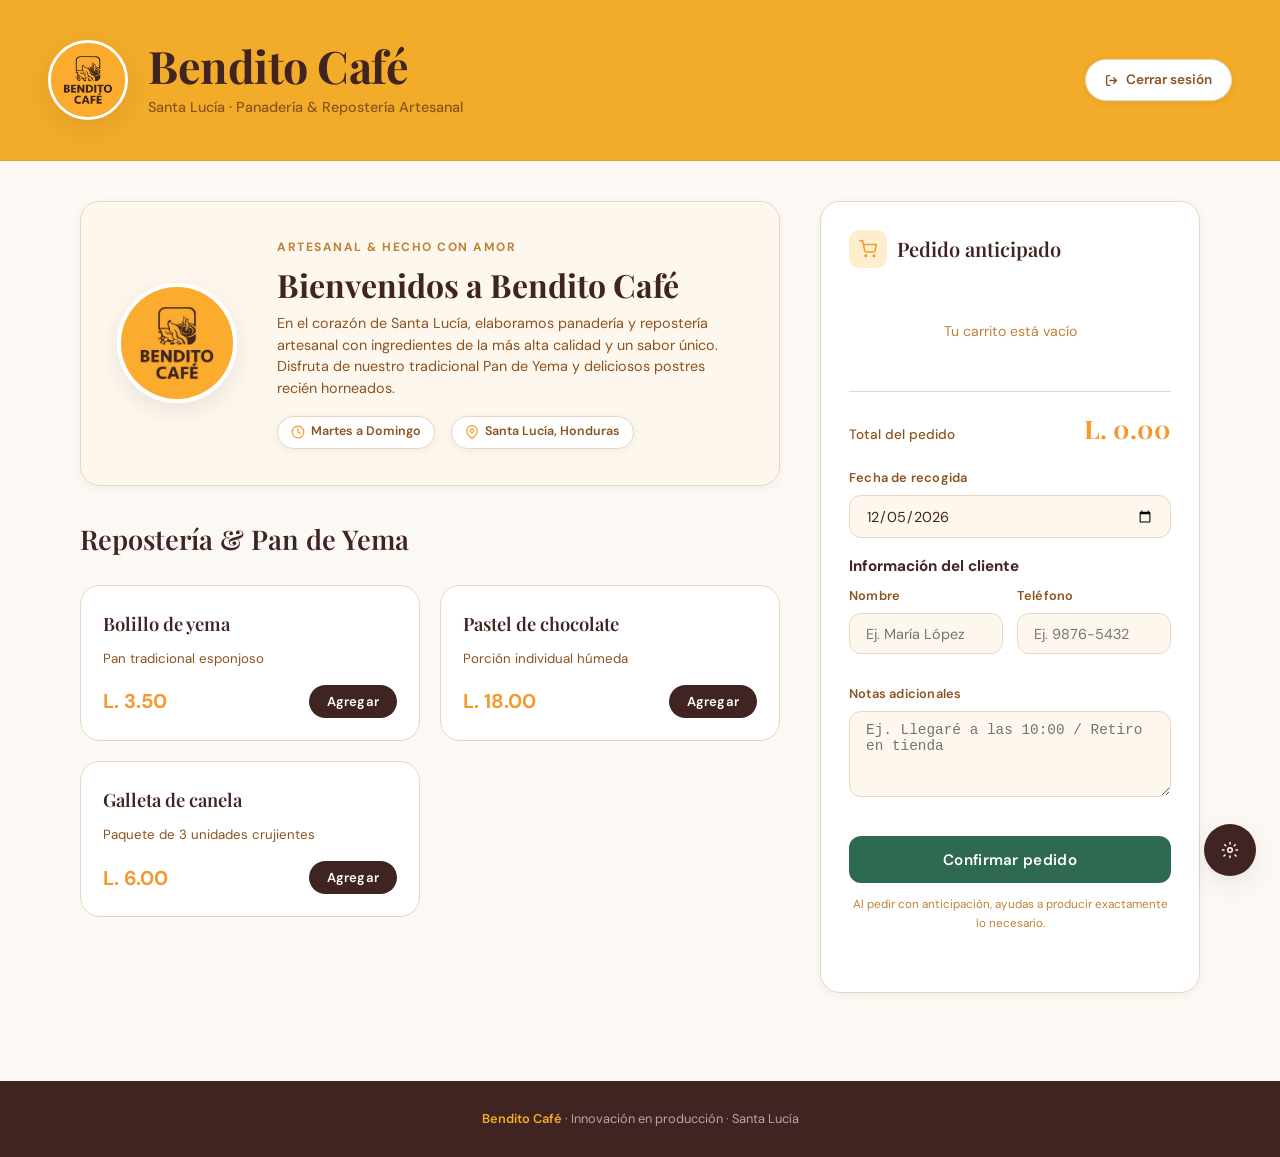
<file: index.html>
<!DOCTYPE html>
<html lang="es">

<head>
    <meta charset="UTF-8">
    <meta name="viewport" content="width=device-width, initial-scale=1.0">
    <title>Bendito Café · Panadería Artesanal</title>
    <link rel="shortcut icon" href="bendito_cafe.jpg" type="image/jpeg">
    <link rel="preconnect" href="https://fonts.googleapis.com">
    <link
        href="https://fonts.googleapis.com/css2?family=Playfair+Display:wght@400;600;700&family=DM+Sans:wght@300;400;500;600&display=swap"
        rel="stylesheet">
    <link rel="stylesheet" href="style.css">
</head>

<body>

    <header class="header">
        <div class="header-inner">
            <div class="header-brand">
                <img src="bendito_cafe.jpg" alt="Logo Bendito Café" class="header-logo">
                <div class="header-brand-text">
                    <h1>Bendito Café</h1>
                    <p>Santa Lucía · Panadería &amp; Repostería Artesanal</p>
                </div>
            </div>
            <!-- Floating navigation back moved inside header-inner for responsiveness -->
            <a href="login.html" class="btn-back-home" aria-label="Cerrar sesión">
                <svg width="13" height="13" viewBox="0 0 24 24" fill="none" stroke="currentColor" stroke-width="2.5"
                    stroke-linecap="round" stroke-linejoin="round" style="vertical-align: middle;">
                    <path d="M9 21H5a2 2 0 0 1-2-2V5a2 2 0 0 1 2-2h4"></path>
                    <polyline points="16 17 21 12 16 7"></polyline>
                    <line x1="21" y1="12" x2="9" y2="12"></line>
                </svg>
                Cerrar sesión
            </a>
        </div>
    </header>

    <!-- MAIN -->
    <main class="page">
        <!-- PRODUCTS -->
        <section>
            <!-- BRAND BANNER -->
            <div class="brand-banner-card">
                <img src="bendito_cafe.jpg" alt="Logo Bendito Café" class="brand-banner-logo">
                <div class="brand-banner-content">
                    <span class="brand-banner-tagline">Artesanal &amp; Hecho con Amor</span>
                    <h2 class="brand-banner-title">Bienvenidos a Bendito Café</h2>
                    <p class="brand-banner-desc">
                        En el corazón de Santa Lucía, elaboramos panadería y repostería artesanal con ingredientes
                        de la
                        más alta calidad y un sabor único. Disfruta de nuestro tradicional Pan de Yema y deliciosos
                        postres recién horneados.
                    </p>
                    <div class="brand-banner-meta">
                        <span class="meta-badge">
                            <svg width="14" height="14" viewBox="0 0 24 24" fill="none" stroke="currentColor"
                                stroke-width="2" stroke-linecap="round" stroke-linejoin="round">
                                <circle cx="12" cy="12" r="10"></circle>
                                <polyline points="12 6 12 12 16 14"></polyline>
                            </svg>
                            Martes a Domingo
                        </span>
                        <span class="meta-badge">
                            <svg width="14" height="14" viewBox="0 0 24 24" fill="none" stroke="currentColor"
                                stroke-width="2" stroke-linecap="round" stroke-linejoin="round">
                                <path d="M21 10c0 7-9 13-9 13s-9-6-9-13a9 9 0 0 1 18 0z"></path>
                                <circle cx="12" cy="10" r="3"></circle>
                            </svg>
                            Santa Lucía, Honduras
                        </span>
                    </div>
                </div>
            </div>

            <h2 class="section-title">Repostería &amp; Pan de Yema</h2>
            <div class="products-grid" id="productosGrid"></div>
        </section>

        <!-- CART -->
        <aside>
            <div class="cart-panel">
                <div class="cart-header">
                    <div class="cart-icon">
                        <svg width="18" height="18" viewBox="0 0 24 24" fill="none" stroke="currentColor"
                            stroke-width="2" stroke-linecap="round" stroke-linejoin="round">
                            <circle cx="9" cy="21" r="1" />
                            <circle cx="20" cy="21" r="1" />
                            <path d="M1 1h4l2.68 13.39a2 2 0 0 0 2 1.61h9.72a2 2 0 0 0 2-1.61L23 6H6" />
                        </svg>
                    </div>
                    <h3 class="cart-title">Pedido anticipado</h3>
                </div>

                <div class="cart-items" id="cartItemsContainer">
                    <div class="cart-empty">Tu carrito está vacío</div>
                </div>

                <div class="cart-divider"></div>

                <div class="cart-total-row">
                    <span class="cart-total-label">Total del pedido</span>
                    <span class="cart-total-value" id="cartTotal">L. 0.00</span>
                </div>

                <div class="date-field">
                    <label for="fechaRecogida">Fecha de recogida</label>
                    <input type="date" id="fechaRecogida" min="2025-03-29" value="2025-04-05">
                </div>

                <p class="cart-section-title">Información del cliente</p>
                <div class="cart-info-grid">
                    <div class="date-field">
                        <label for="clienteNombre">Nombre</label>
                        <input type="text" id="clienteNombre" placeholder="Ej. María López" autocomplete="name">
                    </div>
                    <div class="date-field">
                        <label for="clienteTelefono">Teléfono</label>
                        <input type="tel" id="clienteTelefono" placeholder="Ej. 9876-5432" autocomplete="tel">
                    </div>
                    <div class="date-field" style="grid-column: span 2;">
                        <label for="clienteNotas">Notas adicionales</label>
                        <textarea id="clienteNotas" placeholder="Ej. Llegaré a las 10:00 / Retiro en tienda"></textarea>
                    </div>
                </div>

                <button class="btn-checkout" id="realizarPedidoBtn">Confirmar pedido</button>

                <p class="cart-note">Al pedir con anticipación, ayudas a producir exactamente lo necesario.</p>
                <div class="msg-toast" id="mensajePedido"></div>
            </div>
        </aside>
    </main>

    <!-- FOOTER -->
    <footer>
        <span>Bendito Café</span> · Innovación en producción · Santa Lucía
    </footer>

    <!-- ADMIN FAB -->
    <div class="admin-fab">
        <button class="fab-btn" id="adminToggleBtn" title="Panel de administración">
            <svg width="18" height="18" viewBox="0 0 24 24" fill="none" stroke="currentColor" stroke-width="2"
                stroke-linecap="round" stroke-linejoin="round">
                <circle cx="12" cy="12" r="3" />
                <path
                    d="M19.07 4.93l-1.41 1.41M5.34 18.66l-1.41 1.41M12 2v2M12 20v2M4.93 4.93l1.41 1.41M18.66 18.66l1.41 1.41M2 12h2M20 12h2" />
            </svg>
        </button>
    </div>

    <!-- ADMIN MODAL -->
    <div id="adminModal" class="modal-overlay" role="dialog" aria-modal="true" aria-label="Panel de administración">
        <div class="modal-box">
            <div class="modal-header">
                <h2 class="modal-title">Panel de administración</h2>
                <div style="display: flex; gap: 0.75rem; align-items: center;">
                    <!--  <button class="btn-secondary" id="logoutAdminBtn"
                        style="padding: 0.45rem 0.9rem; font-size: 0.8rem; border-radius: var(--radius-sm); display: inline-flex; align-items: center; gap: 0.35rem;"
                        title="Cerrar sesión">
                        <svg width="13" height="13" viewBox="0 0 24 24" fill="none" stroke="currentColor"
                            stroke-width="2.5" stroke-linecap="round" stroke-linejoin="round"
                            style="vertical-align: middle;">
                            <path d="M9 21H5a2 2 0 0 1-2-2V5a2 2 0 0 1 2-2h4"></path>
                            <polyline points="16 17 21 12 16 7"></polyline>
                            <line x1="21" y1="12" x2="9" y2="12"></line>
                        </svg>
                        Cerrar sesión
                    </button>  -->
                    <button class="btn-close-modal" id="closeAdminBtn" aria-label="Cerrar">✕</button>
                </div>
            </div>

            <div class="tabs" role="tablist">
                <button class="tab-btn active" data-tab="pedidos" role="tab">Pedidos</button>
                <button class="tab-btn" data-tab="productos" role="tab">Productos</button>
                <button class="tab-btn" data-tab="ingredientes" role="tab">Ingredientes</button>
                <button class="tab-btn" data-tab="recetas" role="tab">Recetas</button>
                <button class="tab-btn" data-tab="produccion" role="tab">Producción</button>
            </div>

            <!-- PEDIDOS -->
            <div id="tabPedidos" class="tab-pane active">
                <p class="admin-section-title" style="margin-top: 0;">Métricas de pedidos</p>
                <div class="orders-metrics">
                    <div class="metric-card">
                        <span class="metric-label">Pedidos en curso</span>
                        <span class="metric-value" id="metricActivos">0</span>
                    </div>
                    <div class="metric-card">
                        <span class="metric-label">Por recaudar</span>
                        <span class="metric-value" id="metricRecaudar">L. 0.00</span>
                    </div>
                    <div class="metric-card success">
                        <span class="metric-label">Completados</span>
                        <span class="metric-value" id="metricCompletados">0</span>
                    </div>
                </div>

                <div class="orders-filters-bar">
                    <div class="filters-left">
                        <button type="button" class="filter-chip active" data-filter="pendiente">En curso</button>
                        <button type="button" class="filter-chip" data-filter="completado">Completados</button>
                        <button type="button" class="filter-chip" data-filter="cancelado">Cancelados</button>
                        <button type="button" class="filter-chip" data-filter="todos">Todos</button>
                    </div>
                    <div class="filters-right">
                        <div class="search-wrapper">
                            <input type="text" id="orderSearchInput" class="search-input"
                                placeholder="Buscar cliente...">
                        </div>
                        <input type="date" id="orderDateFilter" class="date-filter-input"
                            title="Filtrar por fecha de recogida">
                    </div>
                </div>

                <div class="orders-list" id="listaPedidosAdmin"></div>
            </div>

            <!-- PRODUCTOS -->
            <div id="tabProductos" class="tab-pane">
                <p class="admin-section-title">Agregar producto</p>
                <div class="form-grid">
                    <div class="field"><label>Nombre</label><input type="text" id="prodNombre"
                            placeholder="Bolillo de yema"></div>
                    <div class="field"><label>Descripción</label><input type="text" id="prodDesc"
                            placeholder="Pan tradicional"></div>
                    <div class="field"><label>Precio (L)</label><input type="number" id="prodPrecio" step="0.01"
                            placeholder="3.50"></div>
                    <div style="display:flex; align-items:flex-end;">
                        <button class="btn-primary" id="btnAddProducto" style="width:100%;">Agregar</button>
                    </div>
                </div>
                <p class="admin-section-title">Lista de productos</p>
                <div class="list-card" id="listaProductos"></div>
            </div>

            <!-- INGREDIENTES -->
            <div id="tabIngredientes" class="tab-pane">
                <p class="admin-section-title">Agregar ingrediente</p>
                <div class="form-grid">
                    <div class="field"><label>Nombre</label><input type="text" id="ingNombre"
                            placeholder="Harina de trigo"></div>
                    <div class="field"><label>Unidad</label><input type="text" id="ingUnidad" placeholder="g" value="g">
                    </div>
                    <div style="display:flex; align-items:flex-end;">
                        <button class="btn-primary" id="btnAddIngrediente" style="width:100%;">Agregar</button>
                    </div>
                </div>
                <p class="admin-section-title">Inventario de ingredientes</p>
                <div class="list-card" id="listaIngredientes"></div>
            </div>

            <!-- RECETAS -->
            <div id="tabRecetas" class="tab-pane">
                <p class="admin-section-title">Asignar ingrediente a producto</p>
                <div class="form-grid">
                    <div class="field"><label>Producto</label><select id="selProductoReceta"></select></div>
                    <div class="field"><label>Ingrediente</label><select id="selIngredienteReceta"></select></div>
                    <div class="field"><label>Cantidad</label><input type="number" id="recetaCantidad" step="0.01"
                            placeholder="100"></div>
                    <div style="display:flex; align-items:flex-end;">
                        <button class="btn-primary" id="btnAgregarIngredienteAProducto"
                            style="width:100%;">Asignar</button>
                    </div>
                </div>
                <div id="recetasPorProducto"></div>
            </div>

            <!-- PRODUCCIÓN -->
            <div id="tabProduccion" class="tab-pane">
                <p class="admin-section-title">Ingredientes necesarios según pedidos activos</p>
                <div id="necesidadesProduccion"></div>
                <button class="btn-danger" id="resetPedidosBtn">Reiniciar todos los pedidos</button>
            </div>

        </div>
    </div>

    <script src="script.js"></script>

    <!-- ORDER DETAIL MODAL -->
    <div id="orderDetailModal" class="order-detail-overlay" role="dialog" aria-modal="true"
        aria-label="Detalle del pedido">
        <div class="order-detail-box">
            <div class="detail-header">
                <h3 class="detail-title" id="detailModalTitle">Detalle del Pedido</h3>
                <button class="btn-close-modal" onclick="cerrarDetallePedido()">✕</button>
            </div>
            <div id="orderDetailContent"></div>
        </div>
    </div>

    <!-- TOAST NOTIFICATION -->
    <div id="adminToast" class="admin-toast">
        <span id="adminToastText">Mensaje</span>
        <button id="adminToastUndoBtn" class="btn-undo">Deshacer</button>
    </div>
</body>

</html>

</html>
</file>
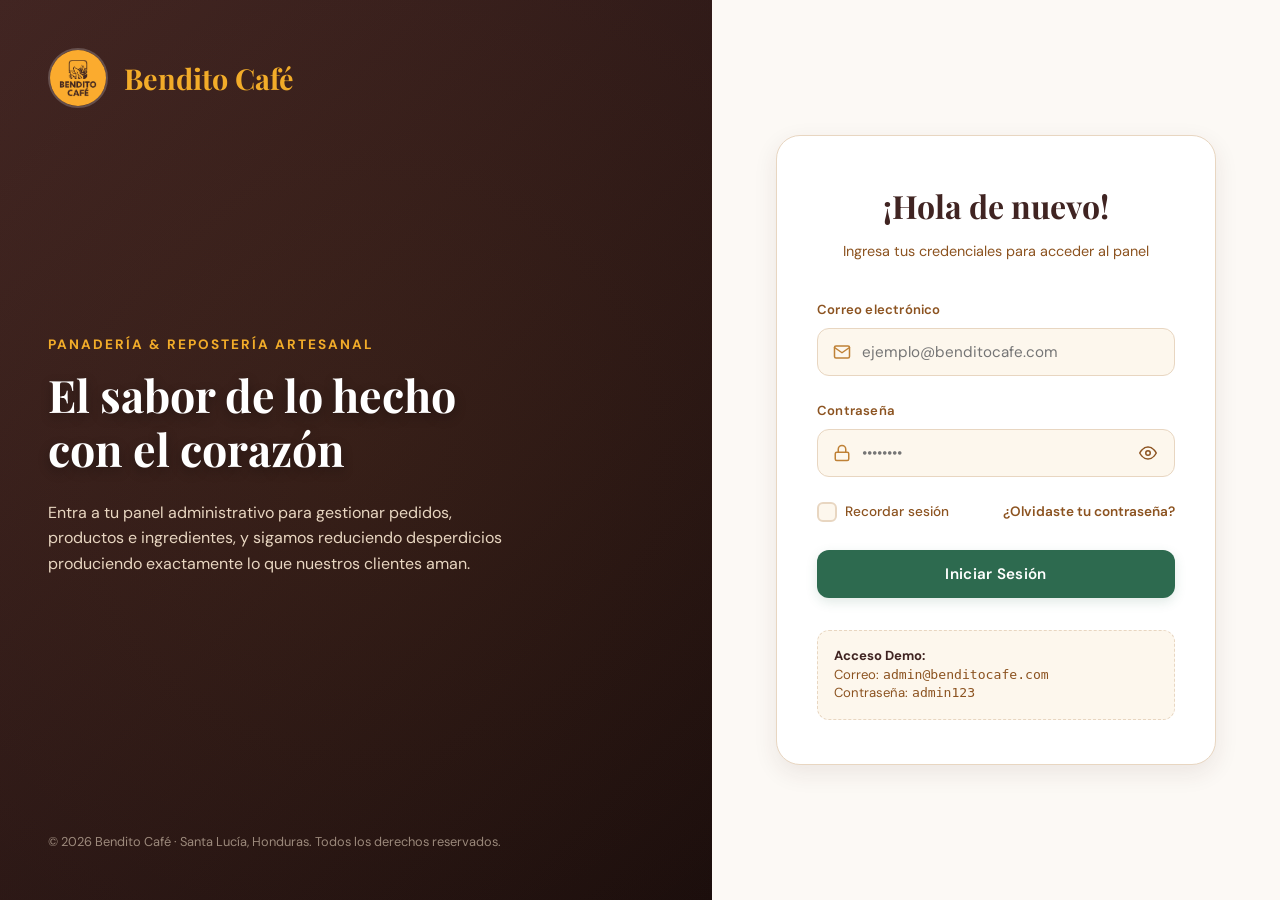
<file: login.html>
<!DOCTYPE html>
<html lang="es">

<head>
    <meta charset="UTF-8">
    <meta name="viewport" content="width=device-width, initial-scale=1.0">
    <title>Iniciar Sesión · Bendito Café</title>
    <link rel="shortcut icon" href="bendito_cafe.jpg" type="image/jpeg">
    <!-- Google Fonts -->
    <link rel="preconnect" href="https://fonts.googleapis.com">
    <link
        href="https://fonts.googleapis.com/css2?family=Playfair+Display:wght@400;600;700&family=DM+Sans:wght@300;400;500;600;700&display=swap"
        rel="stylesheet">
    <!-- Main Style -->
    <link rel="stylesheet" href="style.css">

    <!-- Login Specific Styles (Self-contained and clean, overriding/extending style.css) -->
    <style>
        :root {
            --login-bg: #FCF9F5;
            --login-card: #FFFFFF;
            --login-text: #402422;
            --login-accent: #F29A2E;
            --login-accent-dk: #BF8136;
            --login-border: #E8D6C1;
            --login-radius: 24px;
            --login-transition: 0.25s cubic-bezier(0.4, 0, 0.2, 1);
        }

        body.login-body {
            display: flex;
            min-height: 100vh;
            min-height: 100dvh;
            background: var(--bg);
            color: var(--text);
            font-family: 'DM Sans', sans-serif;
            margin: 0;
            padding: 0;
            overflow-x: hidden;
            align-items: stretch;
        }

        /* Split Layout */
        .login-container {
            display: flex;
            width: 100%;
            min-height: 100vh;
            min-height: 100dvh;
        }

        /* Left Side: Coffee Brand Visuals */
        .login-visual-panel {
            flex: 1.1;
            background: linear-gradient(135deg, #402422 0%, #1A0D0C 100%);
            padding: 3rem;
            display: flex;
            flex-direction: column;
            justify-content: space-between;
            position: relative;
            overflow: hidden;
            color: #FFF;
        }

        /* Subtle Animated Coffee Steam Background Effect */
        .login-visual-panel::before {
            content: '';
            position: absolute;
            top: -50%;
            left: -50%;
            width: 200%;
            height: 200%;
            background: radial-gradient(circle, rgba(242, 154, 46, 0.05) 0%, transparent 60%);
            animation: rotateSteam 30s linear infinite;
            pointer-events: none;
        }

        @keyframes rotateSteam {
            from {
                transform: rotate(0deg);
            }

            to {
                transform: rotate(360deg);
            }
        }

        .visual-header {
            display: flex;
            align-items: center;
            gap: 1rem;
            z-index: 2;
            animation: fadeInVisual 0.6s ease-out;
        }

        .visual-logo {
            width: 60px;
            height: 60px;
            border-radius: 50%;
            border: 2px solid rgba(255, 255, 255, 0.2);
            object-fit: cover;
        }

        .visual-brand-name {
            font-family: 'Playfair Display', serif;
            font-size: 1.8rem;
            font-weight: 700;
            color: var(--accent-yellow);
        }

        .visual-content {
            margin-top: auto;
            margin-bottom: auto;
            max-width: 480px;
            z-index: 2;
            animation: fadeInVisual 0.8s ease-out;
        }

        .visual-tagline {
            font-size: 0.85rem;
            font-weight: 700;
            text-transform: uppercase;
            letter-spacing: 2px;
            color: var(--accent-yellow);
            margin-bottom: 0.75rem;
            display: inline-block;
        }

        .visual-title {
            font-family: 'Playfair Display', serif;
            font-size: 2.8rem;
            font-weight: 700;
            line-height: 1.2;
            margin-bottom: 1.5rem;
            color: #FFF;
            text-shadow: 0 4px 12px rgba(0, 0, 0, 0.3);
        }

        .visual-description {
            font-size: 1rem;
            line-height: 1.6;
            color: #E8D6C1;
            margin-bottom: 2rem;
        }

        .visual-footer {
            font-size: 0.8rem;
            color: rgba(232, 214, 193, 0.6);
            z-index: 2;
            animation: fadeInVisual 1s ease-out;
        }

        /* Right Side: Form Panel */
        .login-form-panel {
            flex: 0.9;
            background: var(--bg);
            display: flex;
            align-items: center;
            justify-content: center;
            padding: 3rem 2rem;
            position: relative;
        }

        /* Back to site floating button */
        .btn-back-home {
            position: absolute;
            top: 2rem;
            right: 2rem;
            display: inline-flex;
            align-items: center;
            gap: 0.5rem;
            padding: 0.6rem 1.2rem;
            background: var(--surface);
            border: 1px solid var(--border);
            border-radius: 100px;
            color: var(--text-2);
            font-size: 0.85rem;
            font-weight: 600;
            text-decoration: none;
            box-shadow: var(--shadow-sm);
            transition: all var(--login-transition);
        }

        .btn-back-home:hover {
            color: var(--text);
            border-color: var(--accent);
            transform: translateX(-4px);
            box-shadow: var(--shadow-md);
        }

        .login-card {
            width: 100%;
            max-width: 440px;
            background: var(--surface);
            border: 1px solid var(--border);
            border-radius: var(--login-radius);
            padding: 2.75rem 2.5rem;
            box-shadow: var(--shadow-md);
            animation: cardSlideIn 0.5s cubic-bezier(0.16, 1, 0.3, 1);
        }

        @keyframes cardSlideIn {
            from {
                opacity: 0;
                transform: translateY(30px);
            }

            to {
                opacity: 1;
                transform: translateY(0);
            }
        }

        .login-header-text {
            text-align: center;
            margin-bottom: 2.25rem;
        }

        .login-card-logo-mobile {
            display: none;
            width: 70px;
            height: 70px;
            border-radius: 50%;
            border: 3px solid var(--accent-yellow);
            margin: 0 auto 1rem;
            object-fit: cover;
            box-shadow: var(--shadow-sm);
        }

        .login-title {
            font-family: 'Playfair Display', serif;
            font-size: 2rem;
            font-weight: 700;
            color: var(--text);
            margin-bottom: 0.5rem;
        }

        .login-subtitle {
            font-size: 0.9rem;
            color: var(--text-2);
            font-weight: 400;
        }

        /* Forms Styling */
        .form-group {
            position: relative;
            margin-bottom: 1.5rem;
        }

        .form-label {
            display: block;
            font-size: 0.82rem;
            font-weight: 600;
            color: var(--text-2);
            margin-bottom: 0.5rem;
            letter-spacing: 0.2px;
            transition: color var(--login-transition);
        }

        .input-wrapper {
            position: relative;
            display: flex;
            align-items: center;
        }

        .input-icon-left {
            position: absolute;
            left: 1rem;
            color: var(--text-3);
            pointer-events: none;
            display: flex;
            align-items: center;
            justify-content: center;
        }

        .form-input {
            width: 100%;
            height: 48px;
            /* Touch target height >=44px */
            padding: 0.75rem 1rem 0.75rem 2.75rem;
            border: 1px solid var(--border);
            border-radius: var(--radius-sm);
            background: var(--surface2);
            color: var(--text);
            font-size: 0.95rem;
            transition: all var(--login-transition);
            outline: none;
        }

        /* Password input needs extra padding on the right for eye toggle */
        .form-input-password {
            padding-right: 2.75rem;
        }

        .form-input:focus {
            border-color: var(--accent);
            background: var(--surface);
            box-shadow: 0 0 0 4px rgba(242, 154, 46, 0.12);
        }

        .form-group.has-error .form-input {
            border-color: #C0392B;
            box-shadow: 0 0 0 4px rgba(192, 57, 43, 0.12);
        }

        .form-group.has-error .form-label {
            color: #C0392B;
        }

        .input-error-msg {
            display: none;
            color: #C0392B;
            font-size: 0.75rem;
            font-weight: 500;
            margin-top: 0.4rem;
            animation: errorSlideDown 0.2s ease-out forwards;
        }

        @keyframes errorSlideDown {
            from {
                opacity: 0;
                transform: translateY(-5px);
            }

            to {
                opacity: 1;
                transform: translateY(0);
            }
        }

        /* Password Toggle Button */
        .password-toggle-btn {
            position: absolute;
            right: 0.5rem;
            height: 38px;
            width: 38px;
            border: none;
            background: transparent;
            border-radius: 50%;
            color: var(--text-2);
            display: flex;
            align-items: center;
            justify-content: center;
            transition: all var(--login-transition);
            cursor: pointer;
            z-index: 2;
        }

        .password-toggle-btn:hover {
            background: rgba(140, 83, 32, 0.08);
            color: var(--text);
        }

        .password-toggle-btn:focus-visible {
            outline: 2px solid var(--accent);
        }

        /* Helper row: Remember & Forgot */
        .form-helper-row {
            display: flex;
            align-items: center;
            justify-content: space-between;
            margin-bottom: 1.75rem;
            font-size: 0.85rem;
            flex-wrap: wrap;
            gap: 0.75rem;
        }

        /* Custom Checkbox */
        .remember-checkbox-label {
            display: inline-flex;
            align-items: center;
            gap: 0.5rem;
            font-weight: 500;
            color: var(--text-2);
            cursor: pointer;
            user-select: none;
        }

        .checkbox-input {
            position: absolute;
            opacity: 0;
            width: 0;
            height: 0;
        }

        .checkbox-custom {
            width: 20px;
            height: 20px;
            border: 2px solid var(--border);
            border-radius: 6px;
            background: var(--surface2);
            display: inline-flex;
            align-items: center;
            justify-content: center;
            transition: all var(--login-transition);
            position: relative;
        }

        .remember-checkbox-label:hover .checkbox-custom {
            border-color: var(--accent);
        }

        .checkbox-input:focus-visible+.checkbox-custom {
            outline: 2px solid var(--accent);
            outline-offset: 2px;
        }

        .checkbox-input:checked+.checkbox-custom {
            background: var(--accent);
            border-color: var(--accent);
        }

        .checkbox-custom svg {
            width: 12px;
            height: 12px;
            color: #FFF;
            stroke-width: 4px;
            transform: scale(0);
            transition: transform 0.15s cubic-bezier(0.12, 0.4, 0.29, 1.46);
        }

        .checkbox-input:checked+.checkbox-custom svg {
            transform: scale(1);
        }

        .forgot-link {
            color: var(--text-2);
            font-weight: 600;
            text-decoration: none;
            transition: color var(--login-transition);
        }

        .forgot-link:hover {
            color: var(--accent-dk);
            text-decoration: underline;
        }

        .forgot-link:focus-visible {
            outline: 2px solid var(--accent);
            border-radius: 4px;
            padding: 0 2px;
        }

        /* Submit Button */
        .btn-login-submit {
            width: 100%;
            height: 48px;
            /* Touch target height >=44px */
            background: var(--green);
            color: #FFF;
            border: none;
            border-radius: var(--radius-sm);
            font-size: 0.95rem;
            font-weight: 600;
            letter-spacing: 0.3px;
            display: flex;
            align-items: center;
            justify-content: center;
            gap: 0.75rem;
            transition: all var(--login-transition);
            box-shadow: 0 4px 12px rgba(45, 106, 79, 0.15);
            position: relative;
            overflow: hidden;
        }

        .btn-login-submit:hover {
            background: var(--green-dk);
            box-shadow: 0 6px 18px rgba(45, 106, 79, 0.25);
            transform: translateY(-1px);
        }

        .btn-login-submit:active {
            transform: translateY(1px) scale(0.99);
        }

        .btn-login-submit:focus-visible {
            outline: 3px solid var(--green-lt);
            outline-offset: 2px;
        }

        .btn-login-submit:disabled {
            background: var(--border);
            color: var(--text-3);
            box-shadow: none;
            transform: none;
            cursor: not-allowed;
        }

        /* Button Loading Spinner */
        .btn-spinner {
            display: none;
            width: 20px;
            height: 20px;
            border: 2px solid rgba(255, 255, 255, 0.3);
            border-top-color: #FFF;
            border-radius: 50%;
            animation: spin 0.8s infinite linear;
        }

        @keyframes spin {
            to {
                transform: rotate(360deg);
            }
        }

        /* Toast notification inside card */
        .login-alert {
            display: none;
            padding: 0.85rem 1rem;
            border-radius: var(--radius-sm);
            font-size: 0.85rem;
            font-weight: 500;
            margin-bottom: 1.5rem;
            align-items: center;
            gap: 0.75rem;
            animation: errorSlideDown 0.3s ease-out forwards;
        }

        .login-alert.alert-error {
            background: #FDE8E8;
            color: #9B1C1C;
            border-left: 4px solid #C0392B;
        }

        .login-alert.alert-success {
            background: #DEF7EC;
            color: #03543F;
            border-left: 4px solid var(--green);
        }

        /* Credentials Helper Box */
        .credentials-tip {
            margin-top: 2rem;
            padding: 1rem;
            background: var(--surface2);
            border: 1px dashed var(--border);
            border-radius: var(--radius-sm);
            font-size: 0.82rem;
            color: var(--text-2);
            line-height: 1.4;
        }

        .credentials-tip strong {
            color: var(--text);
        }

        /* Forgot Password Modal style */
        .forgot-modal-overlay {
            position: fixed;
            inset: 0;
            background: rgba(0, 0, 0, 0.55);
            backdrop-filter: blur(4px);
            -webkit-backdrop-filter: blur(4px);
            z-index: 1000;
            display: none;
            align-items: center;
            justify-content: center;
            padding: 1rem;
            animation: fadeInOverlay 0.2s ease-out forwards;
        }

        @keyframes fadeInOverlay {
            from {
                opacity: 0;
            }

            to {
                opacity: 1;
            }
        }

        .forgot-modal-box {
            background: #FCF9F5;
            border: 1px solid var(--border);
            border-radius: var(--login-radius);
            width: 100%;
            max-width: 440px;
            padding: 2.25rem 2rem;
            box-shadow: var(--shadow-lg);
            transform: translateY(20px) scale(0.97);
            transition: transform 0.3s cubic-bezier(0.34, 1.56, 0.64, 1);
        }

        .forgot-modal-overlay.open {
            display: flex;
        }

        .forgot-modal-overlay.open .forgot-modal-box {
            transform: translateY(0) scale(1);
        }

        .forgot-modal-header {
            display: flex;
            align-items: center;
            justify-content: space-between;
            margin-bottom: 1.25rem;
        }

        .forgot-modal-title {
            font-family: 'Playfair Display', serif;
            font-size: 1.4rem;
            font-weight: 600;
            color: var(--text);
        }

        .btn-close-forgot {
            width: 32px;
            height: 32px;
            background: var(--surface2);
            border: none;
            border-radius: 50%;
            font-size: 0.9rem;
            color: var(--text-2);
            display: grid;
            place-items: center;
            cursor: pointer;
            transition: all var(--login-transition);
        }

        .btn-close-forgot:hover {
            background: var(--border);
            color: var(--text);
        }

        .forgot-description {
            font-size: 0.85rem;
            color: var(--text-2);
            line-height: 1.5;
            margin-bottom: 1.5rem;
        }

        /* ─── RESPONSIVE LAYOUT & MEDIA QUERIES ──────────────── */
        @media (max-width: 960px) {
            .login-visual-panel {
                display: none;
                /* Hide left side on smaller tablets and mobile */
            }

            .login-form-panel {
                flex: 1;
                padding: 4rem 1.5rem 2rem;
            }

            .login-card-logo-mobile {
                display: block;
            }

            .btn-back-home {
                top: 1rem;
                right: 1rem;
                font-size: 0.8rem;
                padding: 0.5rem 1rem;
            }
        }

        @media (max-width: 480px) {
            .login-form-panel {
                padding: 3rem 1rem 1.5rem;
            }

            .login-card {
                padding: 2rem 1.25rem;
                border-radius: 20px;
                border: none;
                box-shadow: none;
                background: transparent;
            }

            .login-title {
                font-size: 1.75rem;
            }

            .btn-login-submit {
                height: 46px;
            }
        }

        /* Animations helpers */
        @keyframes fadeInVisual {
            from {
                opacity: 0;
                transform: translateY(10px);
            }

            to {
                opacity: 1;
                transform: translateY(0);
            }
        }
    </style>
</head>

<body class="login-body">

    <div class="login-container">

        <!-- LEFT SIDE: Coffee Brand Visuals -->
        <section class="login-visual-panel" aria-label="Información de la marca">
            <div class="visual-header">
                <img src="bendito_cafe.jpg" alt="Logo Bendito Café" class="visual-logo">
                <span class="visual-brand-name">Bendito Café</span>
            </div>

            <div class="visual-content">
                <span class="visual-tagline">Panadería &amp; Repostería Artesanal</span>
                <h1 class="visual-title">El sabor de lo hecho con el corazón</h1>
                <p class="visual-description">
                    Entra a tu panel administrativo para gestionar pedidos, productos e ingredientes, y sigamos
                    reduciendo desperdicios produciendo exactamente lo que nuestros clientes aman.
                </p>
            </div>

            <div class="visual-footer">
                © 2026 Bendito Café · Santa Lucía, Honduras. Todos los derechos reservados.
            </div>
        </section>

        <!-- RIGHT SIDE: Form Panel -->
        <main class="login-form-panel">

            <!-- Floating navigation back -->
            <!--  <a href="index.html" class="btn-back-home" aria-label="Volver a la tienda">
                <svg width="16" height="16" viewBox="0 0 24 24" fill="none" stroke="currentColor" stroke-width="2.5"
                    stroke-linecap="round" stroke-linejoin="round">
                    <line x1="19" y1="12" x2="5" y2="12"></line>
                    <polyline points="12 19 5 12 12 5"></polyline>
                </svg>
                Volver a la tienda
            </a>  -->

            <!-- Login Card -->
            <div class="login-card">

                <div class="login-header-text">
                    <img src="bendito_cafe.jpg" alt="Logo Bendito Café" class="login-card-logo-mobile">
                    <h2 class="login-title">¡Hola de nuevo!</h2>
                    <p class="login-subtitle">Ingresa tus credenciales para acceder al panel</p>
                </div>

                <!-- Alert Message -->
                <div class="login-alert" id="loginAlertBox" role="alert">
                    <svg width="18" height="18" viewBox="0 0 24 24" fill="none" stroke="currentColor" stroke-width="2.5"
                        stroke-linecap="round" stroke-linejoin="round" style="flex-shrink:0;">
                        <circle cx="12" cy="12" r="10"></circle>
                        <line x1="12" y1="8" x2="12" y2="12"></line>
                        <line x1="12" y1="16" x2="12.01" y2="16"></line>
                    </svg>
                    <span id="loginAlertMsg">Mensaje de alerta</span>
                </div>

                <!-- FORM -->
                <form id="loginForm" novalidate>

                    <!-- Email input group -->
                    <div class="form-group" id="emailGroup">
                        <label for="email" class="form-label">Correo electrónico</label>
                        <div class="input-wrapper">
                            <span class="input-icon-left" aria-hidden="true">
                                <svg width="18" height="18" viewBox="0 0 24 24" fill="none" stroke="currentColor"
                                    stroke-width="2" stroke-linecap="round" stroke-linejoin="round">
                                    <path
                                        d="M4 4h16c1.1 0 2 .9 2 2v12c0 1.1-.9 2-2 2H4c-1.1 0-2-.9-2-2V6c0-1.1.9-2 2-2z">
                                    </path>
                                    <polyline points="22,6 12,13 2,6"></polyline>
                                </svg>
                            </span>
                            <input type="email" id="email" class="form-input" placeholder="ejemplo@benditocafe.com"
                                autocomplete="email" required>
                        </div>
                        <span class="input-error-msg" id="emailError">Ingresa un correo electrónico válido</span>
                    </div>

                    <!-- Password input group -->
                    <div class="form-group" id="passwordGroup">
                        <label for="password" class="form-label">Contraseña</label>
                        <div class="input-wrapper">
                            <span class="input-icon-left" aria-hidden="true">
                                <svg width="18" height="18" viewBox="0 0 24 24" fill="none" stroke="currentColor"
                                    stroke-width="2" stroke-linecap="round" stroke-linejoin="round">
                                    <rect x="3" y="11" width="18" height="11" rx="2" ry="2"></rect>
                                    <path d="M7 11V7a5 5 0 0 1 10 0v4"></path>
                                </svg>
                            </span>
                            <input type="password" id="password" class="form-input form-input-password"
                                placeholder="••••••••" autocomplete="current-password" required>
                            <!-- Password visibility toggle -->
                            <button type="button" class="password-toggle-btn" id="passwordToggleBtn"
                                aria-label="Mostrar contraseña" title="Mostrar contraseña">
                                <svg width="18" height="18" viewBox="0 0 24 24" fill="none" stroke="currentColor"
                                    stroke-width="2" stroke-linecap="round" stroke-linejoin="round" id="eyeIcon">
                                    <path d="M1 12s4-8 11-8 11 8 11 8-4 8-11 8-11-8-11-8z"></path>
                                    <circle cx="12" cy="12" r="3"></circle>
                                </svg>
                            </button>
                        </div>
                        <span class="input-error-msg" id="passwordError">La contraseña debe tener al menos 6
                            caracteres</span>
                    </div>

                    <!-- Helper actions row -->
                    <div class="form-helper-row">
                        <!-- Custom checkbox -->
                        <label class="remember-checkbox-label" for="remember">
                            <input type="checkbox" id="remember" class="checkbox-input">
                            <span class="checkbox-custom" aria-hidden="true">
                                <svg viewBox="0 0 24 24" fill="none" stroke="currentColor" stroke-width="3"
                                    stroke-linecap="round" stroke-linejoin="round">
                                    <polyline points="20 6 9 17 4 12"></polyline>
                                </svg>
                            </span>
                            Recordar sesión
                        </label>

                        <!-- Forgot password trigger -->
                        <a href="#" class="forgot-link" id="forgotPasswordBtn">¿Olvidaste tu contraseña?</a>
                    </div>

                    <!-- Submit Button -->
                    <button type="submit" class="btn-login-submit" id="submitBtn">
                        <span class="btn-spinner" id="btnSpinner" aria-hidden="true"></span>
                        <span id="btnText">Iniciar Sesión</span>
                    </button>

                </form>

                <!-- Credentials Tip -->
                <div class="credentials-tip">
                    <p><strong>Acceso Demo:</strong></p>
                    <p>Correo: <code>admin@benditocafe.com</code></p>
                    <p>Contraseña: <code>admin123</code></p>
                </div>

            </div>

        </main>

    </div>

    <!-- FORGOT PASSWORD MODAL -->
    <div class="forgot-modal-overlay" id="forgotModal" role="dialog" aria-modal="true" aria-labelledby="forgotTitle">
        <div class="forgot-modal-box">
            <div class="forgot-modal-header">
                <h3 class="forgot-modal-title" id="forgotTitle">Reestablecer Contraseña</h3>
                <button class="btn-close-forgot" id="closeForgotBtn" aria-label="Cerrar modal">&times;</button>
            </div>

            <p class="forgot-description">
                Ingresa el correo electrónico asociado a tu cuenta. Te enviaremos un enlace con las instrucciones para
                reestablecer tu contraseña.
            </p>

            <form id="forgotForm" novalidate>
                <div class="form-group" id="forgotEmailGroup">
                    <label for="forgotEmail" class="form-label">Correo electrónico</label>
                    <div class="input-wrapper">
                        <span class="input-icon-left" aria-hidden="true">
                            <svg width="18" height="18" viewBox="0 0 24 24" fill="none" stroke="currentColor"
                                stroke-width="2" stroke-linecap="round" stroke-linejoin="round">
                                <path d="M4 4h16c1.1 0 2 .9 2 2v12c0 1.1-.9 2-2 2H4c-1.1 0-2-.9-2-2V6c0-1.1.9-2 2-2z">
                                </path>
                                <polyline points="22,6 12,13 2,6"></polyline>
                            </svg>
                        </span>
                        <input type="email" id="forgotEmail" class="form-input" placeholder="ejemplo@benditocafe.com"
                            required>
                    </div>
                    <span class="input-error-msg" id="forgotEmailError">Ingresa un correo electrónico registrado
                        válido</span>
                </div>

                <button type="submit" class="btn-login-submit" id="forgotSubmitBtn">
                    <span class="btn-spinner" id="forgotBtnSpinner" aria-hidden="true"></span>
                    <span id="forgotBtnText">Enviar enlace de recuperación</span>
                </button>
            </form>
        </div>
    </div>

    <!-- SCRIPT FOR INTERACTIVE LOGIN LOGIC -->
    <script>
        document.addEventListener('DOMContentLoaded', () => {
            const loginForm = document.getElementById('loginForm');
            const emailInput = document.getElementById('email');
            const passwordInput = document.getElementById('password');
            const rememberCheckbox = document.getElementById('remember');

            const emailGroup = document.getElementById('emailGroup');
            const passwordGroup = document.getElementById('passwordGroup');
            const emailError = document.getElementById('emailError');
            const passwordError = document.getElementById('passwordError');

            const passwordToggleBtn = document.getElementById('passwordToggleBtn');
            const eyeIcon = document.getElementById('eyeIcon');

            const submitBtn = document.getElementById('submitBtn');
            const btnSpinner = document.getElementById('btnSpinner');
            const btnText = document.getElementById('btnText');

            const alertBox = document.getElementById('loginAlertBox');
            const alertMsg = document.getElementById('loginAlertMsg');

            // Password Show/Hide Toggle logic
            passwordToggleBtn.addEventListener('click', () => {
                const isPassword = passwordInput.type === 'password';
                passwordInput.type = isPassword ? 'text' : 'password';
                passwordToggleBtn.setAttribute('aria-label', isPassword ? 'Ocultar contraseña' : 'Mostrar contraseña');
                passwordToggleBtn.setAttribute('title', isPassword ? 'Ocultar contraseña' : 'Mostrar contraseña');

                // Toggle SVG icon paths dynamically (Lucide style)
                if (isPassword) {
                    eyeIcon.innerHTML = `
                        <path d="M17.94 17.94A10.07 10.07 0 0 1 12 20c-7 0-11-8-11-8a18.45 18.45 0 0 1 5.06-5.94M9.9 4.24A9.12 9.12 0 0 1 12 4c7 0 11 8 11 8a18.5 18.5 0 0 1-2.16 3.19m-6.72-1.07a3 3 0 1 1-4.24-4.24"></path>
                        <line x1="1" y1="1" x2="23" y2="23"></line>
                    `;
                } else {
                    eyeIcon.innerHTML = `
                        <path d="M1 12s4-8 11-8 11 8 11 8-4 8-11 8-11-8-11-8z"></path>
                        <circle cx="12" cy="12" r="3"></circle>
                    `;
                }
            });

            // Form Fields client-side validation on blur
            const emailRegex = /^[^\s@]+@[^\s@]+\.[^\s@]+$/;

            function validateEmail() {
                const val = emailInput.value.trim();
                if (!val || !emailRegex.test(val)) {
                    emailGroup.classList.add('has-error');
                    emailError.style.display = 'block';
                    emailError.textContent = val ? 'Por favor ingresa un correo con formato válido (ejemplo@correo.com)' : 'El correo electrónico es requerido';
                    return false;
                } else {
                    emailGroup.classList.remove('has-error');
                    emailError.style.display = 'none';
                    return true;
                }
            }

            function validatePassword() {
                const val = passwordInput.value;
                if (!val || val.length < 6) {
                    passwordGroup.classList.add('has-error');
                    passwordError.style.display = 'block';
                    passwordError.textContent = val ? 'La contraseña debe tener al menos 6 caracteres' : 'La contraseña es requerida';
                    return false;
                } else {
                    passwordGroup.classList.remove('has-error');
                    passwordError.style.display = 'none';
                    return true;
                }
            }

            emailInput.addEventListener('blur', validateEmail);
            emailInput.addEventListener('input', () => {
                if (emailGroup.classList.contains('has-error')) validateEmail();
            });

            passwordInput.addEventListener('blur', validatePassword);
            passwordInput.addEventListener('input', () => {
                if (passwordGroup.classList.contains('has-error')) validatePassword();
            });

            // Auto-fill remembered email if saved
            const savedEmail = localStorage.getItem('bendito_remembered_email');
            if (savedEmail) {
                emailInput.value = savedEmail;
                rememberCheckbox.checked = true;
            }

            // Form Submit Logic
            loginForm.addEventListener('submit', (e) => {
                e.preventDefault();

                // Hide existing alerts
                alertBox.style.display = 'none';

                // Run full validation
                const isEmailValid = validateEmail();
                const isPassValid = validatePassword();

                if (!isEmailValid || !isPassValid) {
                    // Focus on first error field
                    if (!isEmailValid) emailInput.focus();
                    else passwordInput.focus();
                    return;
                }

                // Enter loading state
                submitBtn.disabled = true;
                btnSpinner.style.display = 'inline-block';
                btnText.textContent = 'Verificando...';
                emailInput.disabled = true;
                passwordInput.disabled = true;
                rememberCheckbox.disabled = true;

                const email = emailInput.value.trim();
                const password = passwordInput.value;

                // Simulate network latency (1.5 seconds) for highly premium perceived quality
                setTimeout(() => {
                    if (email === 'admin@benditocafe.com' && password === 'admin123') {
                        // Success State
                        alertBox.style.display = 'flex';
                        alertBox.className = 'login-alert alert-success';
                        alertMsg.textContent = '¡Inicio de sesión exitoso! Redireccionando...';

                        // Manage Session Memory
                        localStorage.setItem('bendito_logged_in', 'true');
                        if (rememberCheckbox.checked) {
                            localStorage.setItem('bendito_remembered_email', email);
                        } else {
                            localStorage.removeItem('bendito_remembered_email');
                        }

                        // Clean Form elements states
                        submitBtn.style.background = 'var(--green)';
                        btnSpinner.style.display = 'none';
                        btnText.textContent = '¡Acceso Concedido!';

                        // Redirect after transition
                        setTimeout(() => {
                            window.location.href = 'index.html?admin=true';
                        }, 1200);

                    } else {
                        // Failure State
                        alertBox.style.display = 'flex';
                        alertBox.className = 'login-alert alert-error';
                        alertMsg.textContent = 'Credenciales incorrectas. Intenta con los datos de acceso demo.';

                        // Re-enable form
                        submitBtn.disabled = false;
                        btnSpinner.style.display = 'none';
                        btnText.textContent = 'Iniciar Sesión';
                        emailInput.disabled = false;
                        passwordInput.disabled = false;
                        rememberCheckbox.disabled = false;
                        passwordInput.focus();
                    }
                }, 1500);
            });

            // ─── FORGOT PASSWORD MODAL LOGIC ───────────────────
            const forgotBtn = document.getElementById('forgotPasswordBtn');
            const forgotModal = document.getElementById('forgotModal');
            const closeForgotBtn = document.getElementById('closeForgotBtn');
            const forgotForm = document.getElementById('forgotForm');
            const forgotEmail = document.getElementById('forgotEmail');
            const forgotEmailGroup = document.getElementById('forgotEmailGroup');
            const forgotEmailError = document.getElementById('forgotEmailError');
            const forgotSubmitBtn = document.getElementById('forgotSubmitBtn');
            const forgotBtnSpinner = document.getElementById('forgotBtnSpinner');
            const forgotBtnText = document.getElementById('forgotBtnText');

            function openForgotModal(e) {
                if (e) e.preventDefault();
                forgotModal.classList.add('open');
                forgotEmail.focus();
                document.body.style.overflow = 'hidden';
            }

            function closeForgotModal() {
                forgotModal.classList.remove('open');
                forgotForm.reset();
                forgotEmailGroup.classList.remove('has-error');
                forgotEmailError.style.display = 'none';
                document.body.style.overflow = '';
            }

            forgotBtn.addEventListener('click', openForgotModal);
            closeForgotBtn.addEventListener('click', closeForgotModal);

            // Close modal on click overlay
            forgotModal.addEventListener('click', (e) => {
                if (e.target === forgotModal) closeForgotModal();
            });

            // Keyboard accessibility for Modal
            document.addEventListener('keydown', (e) => {
                if (e.key === 'Escape' && forgotModal.classList.contains('open')) {
                    closeForgotModal();
                }
            });

            // Forgot form validation & submission
            forgotEmail.addEventListener('blur', () => {
                const val = forgotEmail.value.trim();
                if (!val || !emailRegex.test(val)) {
                    forgotEmailGroup.classList.add('has-error');
                    forgotEmailError.style.display = 'block';
                    forgotEmailError.textContent = val ? 'Ingresa un formato de correo válido' : 'El correo es requerido';
                } else {
                    forgotEmailGroup.classList.remove('has-error');
                    forgotEmailError.style.display = 'none';
                }
            });

            forgotForm.addEventListener('submit', (e) => {
                e.preventDefault();
                const val = forgotEmail.value.trim();

                if (!val || !emailRegex.test(val)) {
                    forgotEmailGroup.classList.add('has-error');
                    forgotEmailError.style.display = 'block';
                    forgotEmail.focus();
                    return;
                }

                forgotSubmitBtn.disabled = true;
                forgotBtnSpinner.style.display = 'inline-block';
                forgotBtnText.textContent = 'Enviando...';
                forgotEmail.disabled = true;

                setTimeout(() => {
                    // Simulated success message
                    forgotBtnSpinner.style.display = 'none';
                    forgotBtnText.textContent = '¡Enviado!';

                    // Show custom success notification in parent page
                    alertBox.style.display = 'flex';
                    alertBox.className = 'login-alert alert-success';
                    alertMsg.textContent = `Enlace de recuperación enviado a ${val}.`;

                    setTimeout(() => {
                        closeForgotModal();
                        // Re-enable form fields
                        forgotSubmitBtn.disabled = false;
                        forgotBtnText.textContent = 'Enviar enlace de recuperación';
                        forgotEmail.disabled = false;
                    }, 1500);

                }, 1500);
            });
        });
    </script>
</body>

</html>
</file>
<file: style.css>
/* ─── TOKENS ─────────────────────────────────────────── */
 :root {
     --bg: #FCF9F5;
     --surface: #FFFFFF;
     --surface2: #FDF7ED;
     --border: #E8D6C1;
     --accent-yellow: #F2AC29;
     --accent: #F29A2E;
     --accent-dk: #BF8136;
     --accent-lt: #FDEECE;
     --green: #2D6A4F;
     --green-dk: #1B4332;
     --green-lt: #D8F3DC;
     --text: #402422;
     --text-2: #8C5320;
     --text-3: #BF8136;
     --shadow-sm: 0 2px 8px rgba(64, 36, 34, .06);
     --shadow-md: 0 8px 24px rgba(64, 36, 34, .09);
     --shadow-lg: 0 20px 48px rgba(64, 36, 34, .13);
     --radius: 20px;
     --radius-sm: 12px;
     --transition: .22s cubic-bezier(.4, 0, .2, 1);
 }

 /* ─── RESET ──────────────────────────────────────────── */
 *,
 *::before,
 *::after {
     box-sizing: border-box;
     margin: 0;
     padding: 0;
 }

 html {
     scroll-behavior: smooth;
 }

 body {
     font-family: 'DM Sans', sans-serif;
     background: var(--bg);
     color: var(--text);
     line-height: 1.6;
     -webkit-font-smoothing: antialiased;
 }

 button {
     font-family: inherit;
     cursor: pointer;
 }

 input,
 select {
     font-family: inherit;
 }

 /* ─── HEADER ─────────────────────────────────────────── */
 .header {
     background: var(--accent-yellow);
     color: var(--text);
     padding: 0 clamp(1.5rem, 5vw, 3rem);
     border-bottom: 1px solid rgba(64, 36, 34, 0.1);
 }

 .header-inner {
     max-width: 1200px;
     margin: 0 auto;
     padding: 2.5rem 0;
     display: flex;
     align-items: center;
     justify-content: space-between;
     gap: 1.5rem;
     flex-wrap: wrap;
 }

 .header-brand {
     display: flex;
     align-items: center;
     gap: 1.25rem;
 }

 .header-logo {
     width: clamp(56px, 9vw, 80px);
     height: clamp(56px, 9vw, 80px);
     border-radius: 50%;
     border: 3px solid var(--surface);
     object-fit: cover;
     box-shadow: var(--shadow-md);
     transition: transform var(--transition), box-shadow var(--transition);
     flex-shrink: 0;
 }

 .header-logo:hover {
     transform: scale(1.06) rotate(6deg);
     box-shadow: var(--shadow-lg);
 }

 .header-brand-text {
     display: flex;
     flex-direction: column;
 }

 .header-brand-text h1 {
     font-family: 'Playfair Display', serif;
     font-size: clamp(1.8rem, 4vw, 2.8rem);
     font-weight: 700;
     letter-spacing: -.5px;
     color: var(--text);
     line-height: 1.1;
 }

 .header-brand-text p {
     color: var(--text-2);
     font-size: .9rem;
     margin-top: .3rem;
     font-weight: 500;
 }

 .header-badge {
     background: var(--surface);
     color: var(--text);
     padding: .45rem 1.1rem;
     border-radius: 100px;
     font-size: .75rem;
     font-weight: 700;
     letter-spacing: .3px;
     white-space: nowrap;
     box-shadow: var(--shadow-sm);
 }

 /* ─── LAYOUT ──────────────────────────────────────────── */
 .page {
     max-width: 1200px;
     margin: 0 auto;
     padding: 2.5rem clamp(1rem, 4vw, 2.5rem);
     display: grid;
     grid-template-columns: 1fr 380px;
     gap: 2.5rem;
     align-items: start;
 }

 @media (max-width: 900px) {
     .page {
         grid-template-columns: 1fr;
     }
 }

 /* ─── BRAND BANNER ───────────────────────────────────── */
 .brand-banner-card {
     background: var(--surface2);
     border: 1px solid var(--border);
     border-radius: var(--radius);
     padding: clamp(1.5rem, 4vw, 2.25rem);
     margin-bottom: 2rem;
     display: flex;
     align-items: center;
     gap: clamp(1.5rem, 4vw, 2.5rem);
     box-shadow: var(--shadow-sm);
     position: relative;
     overflow: hidden;
     animation: fadeUp .4s both;
 }

 .brand-banner-logo {
     width: clamp(86px, 14vw, 120px);
     height: clamp(86px, 14vw, 120px);
     border-radius: 50%;
     border: 4px solid var(--surface);
     object-fit: cover;
     box-shadow: var(--shadow-md);
     flex-shrink: 0;
     transition: transform 0.4s cubic-bezier(0.175, 0.885, 0.32, 1.275);
 }

 .brand-banner-card:hover .brand-banner-logo {
     transform: scale(1.08) rotate(-4deg);
 }

 .brand-banner-content {
     flex: 1;
     display: flex;
     flex-direction: column;
     gap: 0.5rem;
 }

 .brand-banner-tagline {
     font-size: 0.75rem;
     font-weight: 700;
     text-transform: uppercase;
     letter-spacing: 1.5px;
     color: var(--accent-dk);
 }

 .brand-banner-title {
     font-family: 'Playfair Display', serif;
     font-size: clamp(1.4rem, 3vw, 2rem);
     color: var(--text);
     font-weight: 700;
     line-height: 1.25;
 }

 .brand-banner-desc {
     font-size: 0.9rem;
     color: var(--text-2);
     line-height: 1.5;
 }

 .brand-banner-meta {
     display: flex;
     flex-wrap: wrap;
     gap: 1rem;
     margin-top: 0.5rem;
 }

 .meta-badge {
     display: inline-flex;
     align-items: center;
     gap: 0.4rem;
     font-size: 0.78rem;
     font-weight: 600;
     color: var(--text-2);
     background: var(--surface);
     padding: 0.35rem 0.8rem;
     border-radius: 100px;
     border: 1px solid var(--border);
     box-shadow: var(--shadow-sm);
 }

 .meta-badge svg {
     color: var(--accent);
 }

 @media (max-width: 600px) {
     .brand-banner-card {
         flex-direction: column;
         text-align: center;
         align-items: center;
         padding: 1.5rem;
     }

     .brand-banner-meta {
         justify-content: center;
     }
 }

 /* ─── SECTION TITLE ──────────────────────────────────── */
 .section-title {
     font-family: 'Playfair Display', serif;
     font-size: 1.7rem;
     font-weight: 600;
     margin-bottom: 1.5rem;
     color: var(--text);
 }

 /* ─── PRODUCT GRID ───────────────────────────────────── */
 .products-grid {
     display: grid;
     grid-template-columns: repeat(auto-fill, minmax(230px, 1fr));
     gap: 1.25rem;
 }

 .product-card {
     background: var(--surface);
     border: 1px solid var(--border);
     border-radius: var(--radius);
     padding: 1.4rem;
     display: flex;
     flex-direction: column;
     gap: .6rem;
     transition: transform var(--transition), box-shadow var(--transition), border-color var(--transition);
     animation: fadeUp .4s both;
 }

 .product-card:hover {
     transform: translateY(-4px);
     box-shadow: var(--shadow-md);
     border-color: var(--accent-lt);
 }

 @keyframes fadeUp {
     from {
         opacity: 0;
         transform: translateY(16px);
     }

     to {
         opacity: 1;
         transform: translateY(0);
     }
 }

 .product-card:nth-child(1) {
     animation-delay: .05s;
 }

 .product-card:nth-child(2) {
     animation-delay: .1s;
 }

 .product-card:nth-child(3) {
     animation-delay: .15s;
 }

 .product-card:nth-child(4) {
     animation-delay: .2s;
 }

 .product-card:nth-child(5) {
     animation-delay: .25s;
 }

 .product-card:nth-child(6) {
     animation-delay: .3s;
 }

 .product-name {
     font-family: 'Playfair Display', serif;
     font-size: 1.15rem;
     font-weight: 600;
 }

 .product-desc {
     font-size: .83rem;
     color: var(--text-2);
     flex: 1;
 }

 .product-footer {
     display: flex;
     align-items: center;
     justify-content: space-between;
     margin-top: .4rem;
 }

 .product-price {
     font-size: 1.25rem;
     font-weight: 700;
     color: var(--accent);
 }

 .btn-add {
     background: var(--text);
     color: #fff;
     border: none;
     border-radius: 100px;
     padding: .5rem 1.1rem;
     font-size: .82rem;
     font-weight: 600;
     letter-spacing: .2px;
     transition: background var(--transition), color var(--transition), transform var(--transition);
 }

 .btn-add:hover {
     background: var(--accent);
     color: var(--text);
 }

 .btn-add:active {
     transform: scale(.95);
 }

 /* ─── CART PANEL ─────────────────────────────────────── */
 .cart-panel {
     background: var(--surface);
     border: 1px solid var(--border);
     border-radius: var(--radius);
     padding: 1.75rem;
     position: sticky;
     top: 1.5rem;
     box-shadow: var(--shadow-sm);
     animation: fadeUp .4s .25s both;
 }

 .cart-header {
     display: flex;
     align-items: center;
     gap: .6rem;
     margin-bottom: 1.25rem;
 }

 .cart-icon {
     width: 38px;
     height: 38px;
     background: var(--accent-lt);
     border-radius: 10px;
     display: grid;
     place-items: center;
 }

 .cart-icon svg {
     color: var(--accent);
 }

 .cart-title {
     font-family: 'Playfair Display', serif;
     font-size: 1.25rem;
     font-weight: 600;
 }

 .cart-empty {
     text-align: center;
     padding: 2rem 0;
     color: var(--text-3);
     font-size: .88rem;
 }

 .cart-items {
     max-height: 340px;
     overflow-y: auto;
     margin-bottom: .75rem;
 }

 .cart-items::-webkit-scrollbar {
     width: 4px;
 }

 .cart-items::-webkit-scrollbar-track {
     background: var(--border);
     border-radius: 4px;
 }

 .cart-items::-webkit-scrollbar-thumb {
     background: var(--accent-lt);
     border-radius: 4px;
 }

 .cart-item {
     display: flex;
     align-items: center;
     gap: .75rem;
     padding: .75rem 0;
     border-bottom: 1px solid var(--border);
     animation: fadeIn .2s both;
 }

 @keyframes fadeIn {
     from {
         opacity: 0;
     }

     to {
         opacity: 1;
     }
 }

 .cart-item:last-child {
     border-bottom: none;
 }

 .cart-item-name {
     flex: 1;
     font-size: .9rem;
     font-weight: 500;
 }

 .qty-ctrl {
     display: flex;
     align-items: center;
     gap: .4rem;
     background: var(--surface2);
     border-radius: 100px;
     padding: .2rem .35rem;
 }

 .qty-btn {
     width: 26px;
     height: 26px;
     border: none;
     background: none;
     border-radius: 50%;
     font-size: 1.1rem;
     line-height: 1;
     color: var(--text-2);
     display: grid;
     place-items: center;
     transition: background var(--transition), color var(--transition);
 }

 .qty-btn:hover {
     background: var(--accent);
     color: var(--text);
 }

 .qty-num {
     min-width: 20px;
     text-align: center;
     font-size: .88rem;
     font-weight: 600;
 }

 .cart-item-price {
     font-weight: 700;
     font-size: .9rem;
     min-width: 60px;
     text-align: right;
 }

 .cart-divider {
     height: 1px;
     background: var(--border);
     margin: 1rem 0;
 }

 .cart-total-row {
     display: flex;
     justify-content: space-between;
     align-items: baseline;
     margin-bottom: 1.25rem;
 }

 .cart-total-label {
     font-size: .85rem;
     color: var(--text-2);
     font-weight: 500;
 }

 .cart-total-value {
     font-family: 'Playfair Display', serif;
     font-size: 1.6rem;
     font-weight: 700;
     color: var(--accent);
 }

 .date-field {
     margin-bottom: 1rem;
 }

 .date-field label {
     display: block;
     font-size: .8rem;
     font-weight: 600;
     color: var(--text-2);
     margin-bottom: .4rem;
     letter-spacing: .2px;
 }

 .date-field input,
 .date-field textarea {
     width: 100%;
     padding: .65rem 1rem;
     border: 1px solid var(--border);
     border-radius: var(--radius-sm);
     background: var(--surface2);
     color: var(--text);
     font-size: .9rem;
     transition: border-color var(--transition), box-shadow var(--transition);
     outline: none;
 }

 .date-field textarea {
     min-height: 86px;
     resize: vertical;
 }

 .date-field input:focus,
 .date-field textarea:focus {
     border-color: var(--accent);
     box-shadow: 0 0 0 3px rgba(181, 101, 42, .12);
 }

 .cart-section-title {
     font-size: .95rem;
     font-weight: 700;
     color: var(--text);
     margin: 1rem 0 .5rem;
 }

 .cart-info-grid {
     display: grid;
     grid-template-columns: repeat(2, minmax(0, 1fr));
     gap: .85rem;
     margin-bottom: 1rem;
 }

 @media (max-width: 620px) {
     .cart-info-grid {
         grid-template-columns: 1fr;
     }
 }

 .btn-checkout {
     width: 100%;
     padding: .85rem;
     background: var(--green);
     color: #fff;
     border: none;
     border-radius: var(--radius-sm);
     font-size: .95rem;
     font-weight: 600;
     letter-spacing: .3px;
     transition: background var(--transition), transform var(--transition), box-shadow var(--transition);
 }

 .btn-checkout:hover {
     background: var(--green-dk);
     box-shadow: 0 6px 20px rgba(45, 106, 79, .25);
 }

 .btn-checkout:active {
     transform: scale(.98);
 }

 .cart-note {
     font-size: .73rem;
     text-align: center;
     color: var(--text-3);
     margin-top: .75rem;
 }

 .msg-toast {
     margin-top: .75rem;
     text-align: center;
     font-size: .83rem;
     font-weight: 500;
     min-height: 1.2rem;
     transition: opacity .2s;
 }

 /* ─── FOOTER ──────────────────────────────────────────── */
 footer {
     background: var(--text);
     color: rgba(255, 255, 255, .6);
     text-align: center;
     padding: 1.75rem;
     font-size: .8rem;
     margin-top: 3rem;
 }

 footer span {
     color: var(--accent-yellow);
     font-weight: 600;
 }

 /* ─── ADMIN TOGGLE ───────────────────────────────────── */
 .admin-fab {
     position: fixed;
     bottom: 1.5rem;
     right: 1.5rem;
     z-index: 900;
 }

 .fab-btn {
     width: 52px;
     height: 52px;
     background: var(--text);
     color: #fff;
     border: none;
     border-radius: 50%;
     font-size: .8rem;
     font-weight: 700;
     letter-spacing: .3px;
     box-shadow: var(--shadow-md);
     transition: background var(--transition), transform var(--transition);
     display: grid;
     place-items: center;
     cursor: pointer;
     touch-action: manipulation;
     -webkit-tap-highlight-color: transparent;
 }

 .fab-btn:hover {
     background: var(--accent);
     transform: rotate(90deg);
 }

 /* ─── ADMIN MODAL ────────────────────────────────────── */
 .modal-overlay {
     position: fixed;
     inset: 0;
     background: rgba(0, 0, 0, .55);
     backdrop-filter: blur(4px);
     -webkit-backdrop-filter: blur(4px);
     z-index: 10000;
     display: none;
     align-items: center;
     justify-content: center;
     padding: 1rem;
 }

 .modal-overlay.open {
     display: flex;
     animation: fadeInOverlay .2s ease-out forwards;
 }

 .modal-box {
     background: #FCF9F5 !important;
     border-radius: 28px;
     width: 100%;
     max-width: 960px;
     max-height: 90vh;
     overflow-y: auto;
     padding: clamp(1.25rem, 4vw, 2.5rem);
     box-shadow: var(--shadow-lg);
     transform: translateY(20px) scale(.97);
     transition: transform .25s cubic-bezier(.4, 0, .2, 1);
 }

 .modal-overlay.open .modal-box {
     transform: translateY(0) scale(1);
 }

 .modal-box::-webkit-scrollbar {
     width: 5px;
 }

 .modal-box::-webkit-scrollbar-track {
     background: var(--border);
 }

 .modal-box::-webkit-scrollbar-thumb {
     background: var(--accent-lt);
     border-radius: 4px;
 }

 .modal-header {
     position: sticky;
     top: 0;
     background: #FCF9F5 !important;
     z-index: 10;
     padding-top: 0.25rem;
     padding-bottom: 0.75rem;
     margin-bottom: 1.25rem;
     border-bottom: 1px solid var(--border);
     display: flex;
     align-items: center;
     justify-content: space-between;
     gap: 1rem;
 }

 .modal-title {
     font-family: 'Playfair Display', serif;
     font-size: 1.5rem;
     font-weight: 600;
 }

 .btn-close-modal {
     width: 36px;
     height: 36px;
     background: var(--surface2);
     border: none;
     border-radius: 50%;
     font-size: 1.1rem;
     color: var(--text-2);
     display: grid;
     place-items: center;
     transition: background var(--transition);
 }

 .btn-close-modal:hover {
     background: var(--border);
 }

 /* TABS */
 .tabs {
     display: flex;
     gap: .5rem;
     overflow-x: auto;
     padding-bottom: 6px;
     margin-bottom: 1.75rem;
     border-bottom: 2px solid var(--border);
     -webkit-overflow-scrolling: touch;
 }

 .tabs::-webkit-scrollbar {
     height: 4px;
 }

 .tabs::-webkit-scrollbar-track {
     background: rgba(0, 0, 0, 0.03);
     border-radius: 4px;
 }

 .tabs::-webkit-scrollbar-thumb {
     background: var(--border);
     border-radius: 4px;
 }

 .tab-btn {
     background: none;
     border: none;
     padding: .55rem 1rem;
     font-size: .85rem;
     font-weight: 600;
     color: var(--text-3);
     border-radius: 8px 8px 0 0;
     white-space: nowrap;
     transition: color var(--transition), background var(--transition);
     position: relative;
 }

 .tab-btn::after {
     content: '';
     position: absolute;
     bottom: -2px;
     left: 0;
     right: 0;
     height: 2px;
     background: var(--accent);
     border-radius: 2px;
     transform: scaleX(0);
     transition: transform .2s;
 }

 .tab-btn.active {
     color: var(--accent);
 }

 .tab-btn.active::after {
     transform: scaleX(1);
 }

 .tab-btn:hover:not(.active) {
     color: var(--text);
     background: var(--surface2);
 }

 .tab-pane {
     display: none;
 }

 .tab-pane.active {
     display: block;
 }

 /* ADMIN FORM */
 .form-grid {
     display: grid;
     grid-template-columns: repeat(auto-fill, minmax(160px, 1fr));
     gap: .85rem;
     align-items: end;
     margin-bottom: 1.25rem;
 }

 .field label {
     display: block;
     font-size: .75rem;
     font-weight: 600;
     color: var(--text-2);
     margin-bottom: .35rem;
     letter-spacing: .2px;
 }

 .field input,
 .field select {
     width: 100%;
     padding: .6rem .9rem;
     border: 1px solid var(--border);
     border-radius: var(--radius-sm);
     background: var(--surface);
     color: var(--text);
     font-size: .88rem;
     transition: border-color var(--transition), box-shadow var(--transition);
     outline: none;
 }

 .field input:focus,
 .field select:focus {
     border-color: var(--accent);
     box-shadow: 0 0 0 3px rgba(181, 101, 42, .1);
 }

 .btn-primary {
     background: var(--accent);
     color: var(--text);
     border: none;
     border-radius: var(--radius-sm);
     padding: .62rem 1.2rem;
     font-size: .85rem;
     font-weight: 700;
     white-space: nowrap;
     transition: background var(--transition), transform var(--transition);
 }

 .btn-primary:hover {
     background: var(--accent-dk);
     color: #fff;
 }

 .btn-primary:active {
     transform: scale(.97);
 }

 .btn-danger {
     background: #C0392B;
     color: #fff;
     border: none;
     border-radius: var(--radius-sm);
     padding: .45rem .85rem;
     font-size: .8rem;
     font-weight: 600;
     transition: background var(--transition);
 }

 .btn-danger:hover {
     background: #96281b;
 }

 .btn-secondary {
     background: var(--surface2);
     color: var(--text);
     border: 1px solid var(--border);
     border-radius: var(--radius-sm);
     padding: .62rem 1.2rem;
     font-size: .85rem;
     font-weight: 600;
     transition: background var(--transition);
 }

 .btn-secondary:hover {
     background: var(--border);
 }

 .admin-section-title {
     font-weight: 700;
     font-size: .95rem;
     color: var(--text);
     margin: 1.5rem 0 .75rem;
 }

 .list-card {
     background: var(--surface);
     border: 1px solid var(--border);
     border-radius: var(--radius-sm);
     overflow: hidden;
     max-height: 260px;
     overflow-y: auto;
 }

 .list-card::-webkit-scrollbar {
     width: 4px;
 }

 .list-card::-webkit-scrollbar-thumb {
     background: var(--border);
     border-radius: 4px;
 }

 .list-row {
     display: flex;
     align-items: center;
     justify-content: space-between;
     gap: 1rem;
     padding: .65rem 1rem;
     border-bottom: 1px solid var(--border);
     font-size: .85rem;
     transition: background var(--transition);
 }

 .list-row:last-child {
     border-bottom: none;
 }

 .list-row:hover {
     background: var(--surface2);
 }

 .recipe-card {
     background: var(--surface);
     border: 1px solid var(--border);
     border-radius: var(--radius-sm);
     padding: 1rem;
     margin-bottom: .75rem;
 }

 .recipe-card h4 {
     font-weight: 700;
     font-size: .9rem;
     margin-bottom: .5rem;
 }

 .recipe-card ul {
     list-style: none;
 }

 .recipe-card li {
     display: flex;
     align-items: center;
     gap: .5rem;
     padding: .3rem 0;
     font-size: .85rem;
     color: var(--text-2);
 }

 .recipe-card li:not(:last-child) {
     border-bottom: 1px dashed var(--border);
 }

 .production-list {
     background: var(--surface);
     border: 1px solid var(--border);
     border-radius: var(--radius-sm);
     overflow: hidden;
     margin-bottom: 1rem;
 }

 .production-row {
     display: flex;
     align-items: center;
     justify-content: space-between;
     padding: .75rem 1rem;
     border-bottom: 1px solid var(--border);
     font-size: .9rem;
 }

 .production-row:last-child {
     border-bottom: none;
 }

 .prod-name {
     font-weight: 500;
 }

 .prod-qty {
     background: var(--accent-lt);
     color: var(--accent-dk);
     font-weight: 700;
     font-size: .82rem;
     padding: .2rem .7rem;
     border-radius: 100px;
 }

 .production-note {
     font-size: .8rem;
     color: var(--green);
     font-weight: 500;
     margin-top: .5rem;
 }

 /* ─── ORDERS MANAGEMENT ─────────────────────────────── */
 .orders-metrics {
     display: grid;
     grid-template-columns: repeat(auto-fit, minmax(140px, 1fr));
     gap: .85rem;
     margin-bottom: 1.5rem;
 }

 .metric-card {
     background: var(--surface);
     border: 1px solid var(--border);
     border-radius: var(--radius-sm);
     padding: .85rem 1rem;
     display: flex;
     flex-direction: column;
     gap: .25rem;
     transition: transform var(--transition);
 }

 .metric-card:hover {
     transform: translateY(-2px);
 }

 .metric-label {
     font-size: .75rem;
     color: var(--text-2);
     font-weight: 500;
 }

 .metric-value {
     font-size: 1.3rem;
     font-weight: 700;
     color: var(--accent);
     font-family: 'Playfair Display', serif;
 }

 .metric-card.success .metric-value {
     color: var(--green);
 }

 .orders-filters-bar {
     display: flex;
     flex-wrap: wrap;
     gap: .75rem;
     margin-bottom: 1.25rem;
     align-items: center;
     justify-content: space-between;
 }

 .filters-left {
     display: flex;
     flex-wrap: wrap;
     gap: .4rem;
 }

 .filter-chip {
     background: var(--surface);
     border: 1px solid var(--border);
     color: var(--text-2);
     padding: .4rem .9rem;
     border-radius: 100px;
     font-size: .8rem;
     font-weight: 600;
     transition: all var(--transition);
     cursor: pointer;
 }

 .filter-chip:hover {
     border-color: var(--accent);
     color: var(--accent);
 }

 .filter-chip.active {
     background: var(--accent);
     border-color: var(--accent);
     color: var(--text);
 }

 .filters-right {
     display: flex;
     gap: .6rem;
     flex: 1;
     min-width: 280px;
     justify-content: flex-end;
 }

 .search-wrapper {
     position: relative;
     flex: 1;
     max-width: 240px;
 }

 .search-input {
     width: 100%;
     padding: .5rem .8rem;
     border: 1px solid var(--border);
     border-radius: var(--radius-sm);
     background: var(--surface);
     font-size: .82rem;
     outline: none;
     transition: border-color var(--transition);
 }

 .search-input:focus {
     border-color: var(--accent);
 }

 .date-filter-input {
     padding: .5rem .8rem;
     border: 1px solid var(--border);
     border-radius: var(--radius-sm);
     background: var(--surface);
     font-size: .82rem;
     outline: none;
     color: var(--text);
     transition: border-color var(--transition);
 }

 .date-filter-input:focus {
     border-color: var(--accent);
 }

 .orders-list {
     display: grid;
     grid-template-columns: 1fr;
     gap: .85rem;
     max-height: 480px;
     overflow-y: auto;
     padding-right: 4px;
 }

 .orders-list::-webkit-scrollbar {
     width: 4px;
 }

 .orders-list::-webkit-scrollbar-thumb {
     background: var(--border);
     border-radius: 4px;
 }

 .order-card {
     background: var(--surface);
     border: 1px solid var(--border);
     border-radius: var(--radius-sm);
     padding: 1.2rem;
     display: flex;
     flex-direction: column;
     gap: .75rem;
     transition: box-shadow var(--transition), border-color var(--transition);
     animation: fadeIn .3s both;
 }

 .order-card:hover {
     border-color: var(--accent-lt);
     box-shadow: var(--shadow-sm);
 }

 .order-header {
     display: flex;
     align-items: flex-start;
     justify-content: space-between;
     gap: 1rem;
 }

 .order-client-info {
     display: flex;
     flex-direction: column;
     gap: .15rem;
 }

 .order-client-name {
     font-weight: 600;
     font-size: .95rem;
     color: var(--text);
 }

 .order-meta-info {
     font-size: .78rem;
     color: var(--text-2);
     display: flex;
     align-items: center;
     flex-wrap: wrap;
     gap: .4rem;
 }

 .meta-item {
     display: flex;
     align-items: center;
     gap: .3rem;
 }

 .order-status-badge {
     font-size: .72rem;
     font-weight: 600;
     padding: .2rem .7rem;
     border-radius: 100px;
     text-transform: uppercase;
     letter-spacing: .3px;
 }

 .order-status-badge.pendiente {
     background: #FFF3CD;
     color: #856404;
 }

 .order-status-badge.completado {
     background: var(--green-lt);
     color: var(--green-dk);
 }

 .order-status-badge.cancelado {
     background: #F8D7DA;
     color: #721C24;
 }

 .order-body {
     display: flex;
     flex-direction: column;
     gap: .4rem;
     border-top: 1px dashed var(--border);
     border-bottom: 1px dashed var(--border);
     padding: .75rem 0;
 }

 .order-items-summary {
     font-size: .83rem;
     color: var(--text-2);
 }

 .order-total-row {
     display: flex;
     justify-content: space-between;
     align-items: center;
     font-size: .88rem;
 }

 .order-total-price {
     font-weight: 700;
     color: var(--accent);
     font-size: 1rem;
 }

 .order-footer-actions {
     display: flex;
     align-items: center;
     justify-content: flex-end;
     gap: .5rem;
     flex-wrap: wrap;
 }

 .btn-action-icon {
     width: 34px;
     height: 34px;
     border-radius: 50%;
     border: 1px solid var(--border);
     background: var(--surface);
     color: var(--text-2);
     display: grid;
     place-items: center;
     transition: all var(--transition);
     text-decoration: none;
     cursor: pointer;
 }

 .btn-action-icon:hover {
     background: var(--surface2);
     color: var(--text);
     border-color: var(--text-3);
 }

 .btn-action-icon.whatsapp {
     background: #E8F5E9;
     color: #2E7D32;
     border-color: #C8E6C9;
 }

 .btn-action-icon.whatsapp:hover {
     background: #C8E6C9;
 }

 .btn-action-text {
     padding: .45rem .85rem;
     border-radius: var(--radius-sm);
     font-size: .8rem;
     font-weight: 600;
     display: flex;
     align-items: center;
     gap: .3rem;
     border: none;
     transition: all var(--transition);
     cursor: pointer;
 }

 .btn-action-text.complete {
     background: var(--green);
     color: #fff;
 }

 .btn-action-text.complete:hover {
     background: var(--green-dk);
 }

 .btn-action-text.cancel {
     background: var(--surface2);
     border: 1px solid var(--border);
     color: #C0392B;
 }

 .btn-action-text.cancel:hover {
     background: #FADBD8;
     border-color: #FADBD8;
 }

 .btn-action-text.restore {
     background: var(--surface2);
     border: 1px solid var(--border);
     color: var(--accent);
 }

 .btn-action-text.restore:hover {
     background: var(--accent-lt);
     border-color: var(--accent-lt);
 }

 /* ─── DETAIL VIEW MODAL ─────────────────────────────── */
 .order-detail-overlay {
     position: fixed;
     inset: 0;
     background: rgba(0, 0, 0, .45);
     backdrop-filter: blur(3px);
     -webkit-backdrop-filter: blur(3px);
     z-index: 11000;
     display: none;
     align-items: center;
     justify-content: center;
     padding: 1rem;
 }

 .order-detail-overlay.open {
     display: flex;
     animation: fadeInOverlay .2s ease-out forwards;
 }

 .order-detail-box {
     background: #FCF9F5 !important;
     border-radius: 24px;
     width: 100%;
     max-width: 520px;
     padding: 1.75rem;
     box-shadow: var(--shadow-lg);
     transform: translateY(15px) scale(.98);
     transition: transform .25s cubic-bezier(.4, 0, .2, 1);
 }

 .order-detail-overlay.open .order-detail-box {
     transform: translateY(0) scale(1);
 }

 .detail-header {
     display: flex;
     align-items: center;
     justify-content: space-between;
     margin-bottom: 1.25rem;
 }

 .detail-title {
     font-family: 'Playfair Display', serif;
     font-size: 1.3rem;
     font-weight: 600;
     color: var(--text);
 }

 .detail-client-section {
     background: var(--surface);
     border: 1px solid var(--border);
     border-radius: var(--radius-sm);
     padding: 1rem;
     margin-bottom: 1.25rem;
     display: flex;
     flex-direction: column;
     gap: .5rem;
 }

 .detail-info-row {
     display: flex;
     justify-content: space-between;
     font-size: .85rem;
 }

 .detail-info-label {
     color: var(--text-2);
     font-weight: 500;
 }

 .detail-info-value {
     color: var(--text);
     font-weight: 600;
     text-align: right;
 }

 .detail-notes-box {
     background: var(--surface2);
     border-left: 3px solid var(--accent);
     padding: .75rem;
     border-radius: 4px;
     font-size: .83rem;
     color: var(--text-2);
     margin-top: .4rem;
     white-space: pre-wrap;
 }

 .detail-items-list {
     background: var(--surface);
     border: 1px solid var(--border);
     border-radius: var(--radius-sm);
     padding: 1rem;
     margin-bottom: 1.25rem;
     display: flex;
     flex-direction: column;
     gap: .75rem;
 }

 .detail-item-row {
     display: flex;
     justify-content: space-between;
     align-items: center;
     font-size: .88rem;
 }

 .detail-item-name {
     font-weight: 500;
 }

 .detail-item-qty {
     color: var(--text-3);
     margin-left: .5rem;
     font-size: .8rem;
 }

 .detail-item-subtotal {
     font-weight: 600;
     color: var(--text);
 }

 /* ─── TOAST NOTIFICATION ────────────────────────────── */
 .admin-toast {
     position: fixed;
     bottom: 2rem;
     left: 50%;
     transform: translateX(-50%) translateY(40px);
     background: var(--text);
     color: #fff;
     padding: .85rem 1.5rem;
     border-radius: 100px;
     box-shadow: var(--shadow-lg);
     display: flex;
     align-items: center;
     gap: 1rem;
     font-size: .85rem;
     font-weight: 500;
     z-index: 15000;
     opacity: 0;
     pointer-events: none;
     transition: transform .3s cubic-bezier(.175, .885, .32, 1.275), opacity .3s;
 }

 .admin-toast.show {
     transform: translateX(-50%) translateY(0);
     opacity: 1;
     pointer-events: all;
 }

 .btn-undo {
     background: none;
     border: none;
     color: var(--accent-lt);
     font-weight: 700;
     font-size: .8rem;
     text-transform: uppercase;
     letter-spacing: .5px;
     padding: .2rem .5rem;
     border-radius: 4px;
     transition: color var(--transition);
     cursor: pointer;
 }

 .btn-undo:hover {
     color: #fff;
 }

 /* ─── MOBILE MEDIA QUERIES & FIXES ────────────────────── */
 body.modal-open {
     overflow: hidden !important;
 }

 body.modal-open .admin-fab {
     display: none !important;
 }

 @media (max-width: 600px) {
     .modal-overlay {
         padding: 0.5rem;
         align-items: flex-start;
         /* Anchor to top to prevent vertical layout shifts when keyboard opens */
     }

     .modal-box {
         margin-top: 10px;
         padding: 1.25rem 1rem !important;
         border-radius: 18px;
         max-height: 92vh;
         /* Anchor close to top and bottom, but let it scroll internally */
     }

     .modal-header {
         padding-top: 0;
         padding-bottom: 0.5rem;
         margin-bottom: 1rem;
     }

     .modal-title {
         font-size: 1.2rem;
     }

     .tabs {
         gap: .25rem;
         margin-bottom: 1.25rem;
     }

     .tab-btn {
         padding: .45rem .75rem;
         font-size: .8rem;
     }

     .form-grid {
         grid-template-columns: 1fr !important;
         gap: 1rem !important;
     }

     .orders-filters-bar {
         flex-direction: column !important;
         align-items: stretch !important;
         gap: 1rem !important;
     }

     .filters-left {
         flex-wrap: wrap !important;
         gap: .4rem !important;
     }

     .filters-right {
         flex-direction: column !important;
         align-items: stretch !important;
         width: 100% !important;
     }

     .search-wrapper {
         width: 100% !important;
         max-width: none !important;
         /* Override desktop max-width */
     }

     .date-filter-input {
         width: 100% !important;
     }

     .metrics-board {
         grid-template-columns: 1fr !important;
         gap: .75rem !important;
     }

     .metric-card {
         padding: 1rem !important;
     }

     /* Redesigned Order Cards for Mobile */
     .order-header {
         flex-direction: column !important;
         align-items: stretch !important;
         gap: 0.5rem !important;
     }

     .order-status-badge {
         align-self: flex-start !important;
         font-size: 0.7rem !important;
         padding: 0.2rem 0.6rem !important;
         margin-top: 0.2rem;
     }

     .order-meta-info {
         flex-direction: column !important;
         align-items: flex-start !important;
         gap: 0.4rem !important;
         margin-top: 0.25rem;
     }

     .meta-dot {
         display: none !important;
     }

     .order-footer-actions {
         justify-content: space-between !important;
         width: 100% !important;
         gap: 0.5rem !important;
     }

     /* Make actions extremely clear and easy to tap */
     .btn-action-text {
         flex: 1 !important;
         justify-content: center !important;
         padding: 0.55rem 0.75rem !important;
         font-size: 0.75rem !important;
         min-height: 38px !important;
     }

     .btn-action-icon {
         width: 38px !important;
         height: 38px !important;
     }
 }

 /* Back to site floating button */
 .btn-back-home {
    /* Responsive logout button in header */
    position: relative;
    margin-left: auto;
    top: auto;
    right: auto;
    display: inline-flex;
    align-items: center;
    gap: 0.5rem;
    padding: 0.6rem 1.2rem;
    background: var(--surface);
    border: 1px solid var(--border);
    border-radius: 100px;
    color: var(--text-2);
    font-size: 0.85rem;
    font-weight: 600;
    text-decoration: none;
    box-shadow: var(--shadow-sm);
    transition: all var(--login-transition);
}

@media (max-width: 480px) {
    .btn-back-home {
        font-size: 0.75rem;
        padding: 0.5rem 0.9rem;
    }
}

 .btn-back-home:hover {
     color: var(--text);
     border-color: var(--accent);
     transform: translateX(-4px);
     box-shadow: var(--shadow-md);
 }
</file>
